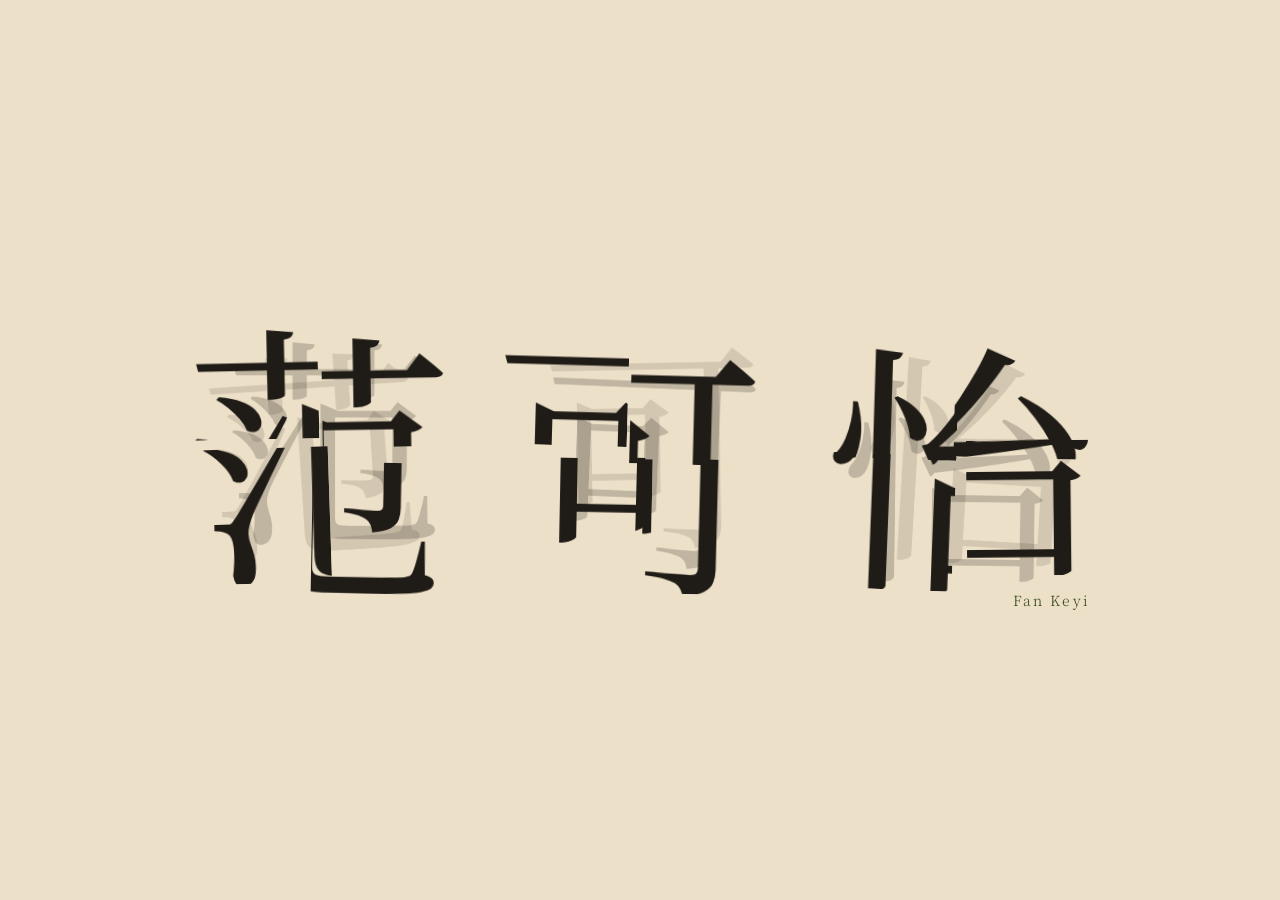
<file: index.html>
<!DOCTYPE html>
<html lang="en">
<head>
    <meta charset="UTF-8">
    <meta name="viewport" content="width=device-width, initial-scale=1.0">
    <title>Keyi</title>
    <link rel="icon" type="image/svg+xml" href="data:image/svg+xml,<svg xmlns='http://www.w3.org/2000/svg' viewBox='0 0 32 32'><rect width='32' height='32' rx='6' fill='%233D4E22'/></svg>">
    <link rel="preconnect" href="https://fonts.googleapis.com">
    <link rel="preconnect" href="https://fonts.gstatic.com" crossorigin>
    <link rel="preload" href="https://fonts.googleapis.com/css2?family=Noto+Serif+SC:wght@300;400&display=swap" as="style">
    <link rel="stylesheet" href="https://fonts.googleapis.com/css2?family=Noto+Serif+SC:wght@300;400&display=swap">
    <style>
        :root {
            --ink: #1F1B16;
            --ink-echo-1: rgba(31, 27, 22, 0.22);
            --ink-echo-2: rgba(31, 27, 22, 0.12);
        }

        *, *::before, *::after { box-sizing: border-box; margin: 0; padding: 0; }
        html, body { width: 100%; height: 100%; }

        body {
            background-color: #EDE0C8;
            display: flex;
            align-items: center;
            justify-content: center;
            overflow: hidden;
            cursor: pointer;
            font-family: 'Noto Serif SC', serif;
        }

        /* Shrink-wraps around the chars so byline can anchor to its corner */
        .chars-wrap {
            position: relative;
            display: inline-block;
        }

        .chars {
            display: flex;
            align-items: center;
            gap: clamp(14px, 3.5vw, 52px);
        }

        /* Each character group stacks all layers in the same cell */
        .char-group {
            display: grid;
            user-select: none;
            contain: layout;
        }
        .char-group > span {
            grid-area: 1 / 1;
            font-size: clamp(100px, 22vw, 270px);
            font-weight: 400;
            line-height: 1;
            display: block;
            will-change: transform;
        }

        /* Fragment colour (each quadrant shows one quarter via clip-path) */
        .char-group .frag { color: var(--ink); }

        .frag.tl { clip-path: inset(0 50% 50% 0); }
        .frag.tr { clip-path: inset(0 0   50% 50%); }
        .frag.bl { clip-path: inset(50% 50% 0 0); }
        .frag.br { clip-path: inset(50% 0   0 50%); }

        /* Echo layers — translucent charcoal ghosts behind the fragments */
        .char-group .e1 { color: var(--ink-echo-1); }
        .char-group .e2 { color: var(--ink-echo-2); }

        /* "Fan Keyi" anchored to the bottom-right corner of the chars block */
        .byline {
            position: absolute;
            right: 0;
            bottom: 0;
            transform: translateY(calc(100% + 5px));
            font-weight: 300;
            font-size: clamp(10px, 1.1vw, 14px);
            letter-spacing: 0.15em;
            color: #3D4E22;
            white-space: nowrap;
        }
    </style>
</head>
<body>
    <div class="chars-wrap">
        <div class="chars">
            <div class="char-group g0">
                <span class="e2"></span>
                <span class="e1"></span>
                <span class="frag tl"></span>
                <span class="frag tr"></span>
                <span class="frag bl"></span>
                <span class="frag br"></span>
            </div>
            <div class="char-group g1">
                <span class="e2"></span>
                <span class="e1"></span>
                <span class="frag tl"></span>
                <span class="frag tr"></span>
                <span class="frag bl"></span>
                <span class="frag br"></span>
            </div>
            <div class="char-group g2">
                <span class="e2"></span>
                <span class="e1"></span>
                <span class="frag tl"></span>
                <span class="frag tr"></span>
                <span class="frag bl"></span>
                <span class="frag br"></span>
            </div>
        </div>
        <p class="byline">Fan Keyi</p>
    </div>

    <script src="https://cdnjs.cloudflare.com/ajax/libs/gsap/3.12.5/gsap.min.js"></script>
    <script>
        const CHARS = ['范', '可', '怡'];
        document.querySelectorAll('.char-group').forEach((g, i) => {
            g.querySelectorAll('span').forEach(s => s.textContent = CHARS[i]);
        });

        // ── Layer registry ───────────────────────────────────────────────────
        // Each entry: position state + how to animate (idle + mouse)
        //   dx/dy: the quadrant's "home direction" (±1) so frags pull apart organically
        const LAYER_DEFS = [
            // Echoes — whole character, different sibling color, slow & wide
            { cls: 'e2',  strength: 2.4, lerpF: 0.055, rotMul:  2.0, ax: 22, ay: 16, ar: 4.0, fs: 1.3, dx: 0, dy: 0 },
            { cls: 'e1',  strength: 1.6, lerpF: 0.080, rotMul:  1.3, ax: 14, ay: 20, ar: 2.5, fs: 0.9, dx: 0, dy: 0 },
            // Fragments — clipped quadrants, each biased to drift toward its corner
            { cls: 'tl',  strength: 0.9, lerpF: 0.130, rotMul: -0.5, ax: 14, ay: 12, ar: 2.2, fs: 1.2, dx: -1, dy: -1 },
            { cls: 'tr',  strength: 1.0, lerpF: 0.115, rotMul:  0.6, ax: 11, ay: 14, ar: 1.9, fs: 0.85, dx:  1, dy: -1 },
            { cls: 'bl',  strength: 1.1, lerpF: 0.125, rotMul:  0.4, ax: 13, ay: 11, ar: 2.4, fs: 1.35, dx: -1, dy:  1 },
            { cls: 'br',  strength: 1.0, lerpF: 0.145, rotMul: -0.7, ax: 12, ay: 13, ar: 1.7, fs: 0.95, dx:  1, dy:  1 },
        ];

        const layers = [];
        document.querySelectorAll('.char-group').forEach((g, gi) => {
            LAYER_DEFS.forEach((def, di) => {
                const el = g.querySelector('.' + def.cls);
                const phase = gi * 1.4 + di * 2.1;
                layers.push({ el, cx: 0, cy: 0, cr: 0, phase, ...def });
            });
        });

        // ── Entrance animation ───────────────────────────────────────────────
        const fragEls = layers.filter(l => ['tl','tr','bl','br'].includes(l.cls)).map(l => l.el);
        const echoEls = layers.filter(l => ['e1','e2'].includes(l.cls)).map(l => l.el);

        gsap.set([...fragEls, ...echoEls], { autoAlpha: 0, scale: 0.82 });
        // Stagger by character: all 4 frags of each char enter together
        [0, 1, 2].forEach(gi => {
            const groupFrags = fragEls.slice(gi * 4, gi * 4 + 4);
            gsap.to(groupFrags, {
                autoAlpha: 1, scale: 1, duration: 1.1, ease: 'expo.out', delay: gi * 0.22
            });
        });
        gsap.to(echoEls, { autoAlpha: 1, duration: 0.9, ease: 'power2.out', delay: 0.8 });

        // ── Motion loop ──────────────────────────────────────────────────────
        let mode = 'idle';
        let mouseNX = 0, mouseNY = 0;
        const MAX_T = 32, MAX_R = 8;
        const BASE_FREQ = 0.0012;

        window.addEventListener('mousemove', e => {
            mode = 'mouse';
            mouseNX = (e.clientX / window.innerWidth  - 0.5) * 2;
            mouseNY = (e.clientY / window.innerHeight - 0.5) * 2;
        });

        window.addEventListener('touchmove', e => {
            mode = 'mouse';
            mouseNX = (e.touches[0].clientX / window.innerWidth  - 0.5) * 2;
            mouseNY = (e.touches[0].clientY / window.innerHeight - 0.5) * 2;
        }, { passive: true });

        window.addEventListener('touchend', () => {
            mode = 'idle';
        }, { passive: true });

        (function tick() {
            const t = Date.now();
            layers.forEach(l => {
                let tx, ty, tr;

                if (mode === 'idle') {
                    const f = BASE_FREQ * l.fs;
                    // Fragments drift toward their quadrant corner; echoes drift freely
                    tx = Math.sin(t * f       + l.phase) * l.ax * (l.dx || 1);
                    ty = Math.cos(t * f * 0.8 + l.phase) * l.ay * (l.dy || 1);
                    tr = Math.sin(t * f * 0.6 + l.phase) * l.ar;
                } else {
                    tx = mouseNX * MAX_T * l.strength;
                    ty = mouseNY * MAX_T * l.strength;
                    tr = mouseNX * MAX_R * l.rotMul;
                    // Extra corner-bias for fragments on mouse move
                    if (l.dx) {
                        tx += mouseNX * 10 * l.dx;
                        ty += mouseNY * 10 * l.dy;
                    }
                }

                l.cx += (tx - l.cx) * l.lerpF;
                l.cy += (ty - l.cy) * l.lerpF;
                l.cr += (tr - l.cr) * l.lerpF;
                gsap.set(l.el, { x: l.cx, y: l.cy, rotation: l.cr });
            });
            requestAnimationFrame(tick);
        })();

        // ── Exit on click ────────────────────────────────────────────────────
        let exiting = false;
        document.body.addEventListener('click', () => {
            if (exiting) return;
            exiting = true;
            gsap.to(document.body, {
                autoAlpha: 0, duration: 0.6, ease: 'expo.inOut',
                onComplete: () => { window.location.href = 'homepage.html'; }
            });
        });

        // ── Preload homepage images into browser cache ────────────────────────
        import('./js/artworks.js').then(({ ARTWORKS }) => {
            function encodePath(path) {
                return path.split('/').map(encodeURIComponent).join('/');
            }
            ARTWORKS.forEach(aw => {
                const img = new Image();
                img.src = encodePath(aw.img);
            });
        });
    </script>
</body>
</html>
</file>
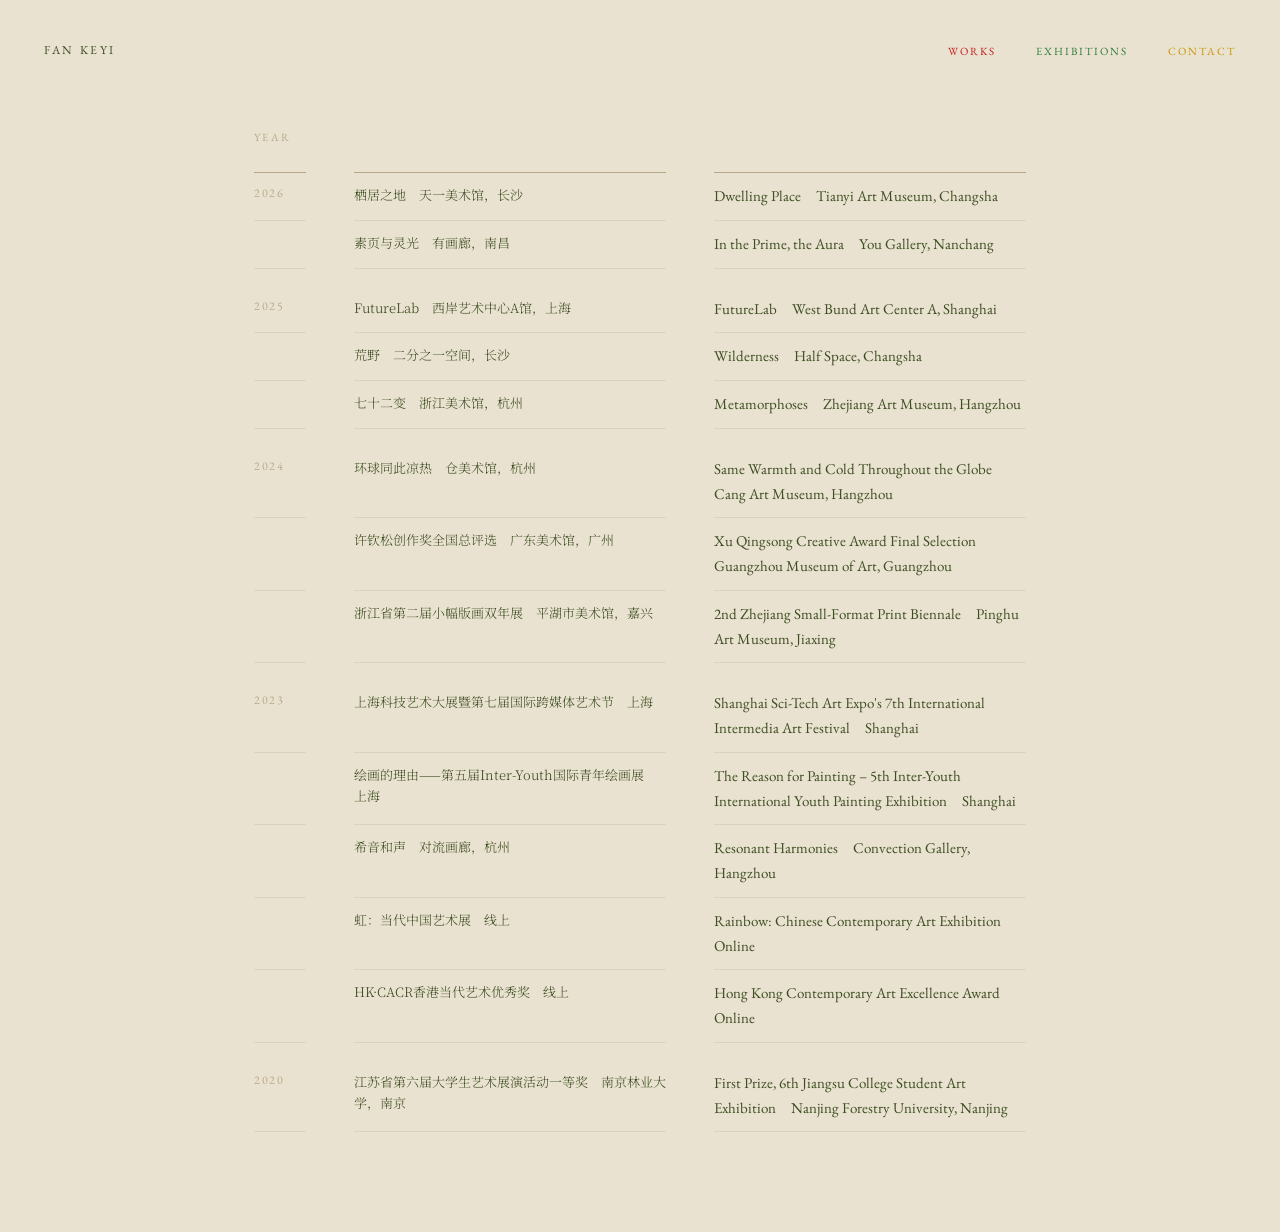
<file: exhibitions.html>
<!DOCTYPE html>
<html lang="en">
<head>
    <meta charset="UTF-8">
    <meta name="viewport" content="width=device-width, initial-scale=1.0">
    <title>Fan Keyi — Exhibitions</title>
    <link rel="icon" type="image/svg+xml" href="data:image/svg+xml,<svg xmlns='http://www.w3.org/2000/svg' viewBox='0 0 32 32'><rect width='32' height='32' rx='6' fill='%233D4E22'/></svg>">
    <link rel="preconnect" href="https://fonts.googleapis.com">
    <link rel="preconnect" href="https://fonts.gstatic.com" crossorigin>
    <link rel="preload" href="https://fonts.googleapis.com/css2?family=Noto+Serif+SC:wght@300;400&family=EB+Garamond:ital,wght@0,400;0,500;1,400&display=swap" as="style">
    <link rel="stylesheet" href="https://fonts.googleapis.com/css2?family=Noto+Serif+SC:wght@300;400&family=EB+Garamond:ital,wght@0,400;0,500;1,400&display=swap">
    <link rel="stylesheet" href="css/style.css">
</head>
<body class="exhibitions">

    <nav class="site-nav">
        <a class="nav-brand" href="homepage.html">Fan Keyi</a>
        <button class="nav-hamburger" aria-label="Open menu" aria-expanded="false">
            <span></span><span></span><span></span>
        </button>
        <ul class="nav-links">
            <li><a href="works.html">Works</a></li>
            <li><a href="exhibitions.html">Exhibitions</a></li>
            <li><a href="contact.html">Contact</a></li>
        </ul>
    </nav>

    <h1 class="visually-hidden">Exhibitions</h1>

    <main>
        <div class="exh-container">
            <div class="exh-table">

                <div class="exh-header">
                    <span class="exh-year-cell">Year</span>
                    <span></span>
                    <span></span>
                </div>

                <!-- 2026 -->
                <div class="exh-row">
                    <span class="exh-year-cell">2026</span>
                    <span class="exh-cn">栖居之地　天一美术馆，长沙</span>
                    <span class="exh-en">Dwelling Place　Tianyi Art Museum, Changsha</span>
                </div>
                <div class="exh-row">
                    <span class="exh-year-cell"></span>
                    <span class="exh-cn">素页与灵光　有画廊，南昌</span>
                    <span class="exh-en">In the Prime, the Aura　You Gallery, Nanchang</span>
                </div>

                <!-- 2025 -->
                <div class="exh-row exh-group-start">
                    <span class="exh-year-cell">2025</span>
                    <span class="exh-cn">FutureLab　西岸艺术中心A馆，上海</span>
                    <span class="exh-en">FutureLab　West Bund Art Center A, Shanghai</span>
                </div>
                <div class="exh-row">
                    <span class="exh-year-cell"></span>
                    <span class="exh-cn">荒野　二分之一空间，长沙</span>
                    <span class="exh-en">Wilderness　Half Space, Changsha</span>
                </div>
                <div class="exh-row">
                    <span class="exh-year-cell"></span>
                    <span class="exh-cn">七十二变　浙江美术馆，杭州</span>
                    <span class="exh-en">Metamorphoses　Zhejiang Art Museum, Hangzhou</span>
                </div>

                <!-- 2024 -->
                <div class="exh-row exh-group-start">
                    <span class="exh-year-cell">2024</span>
                    <span class="exh-cn">环球同此凉热　仓美术馆，杭州</span>
                    <span class="exh-en">Same Warmth and Cold Throughout the Globe　Cang Art Museum, Hangzhou</span>
                </div>
                <div class="exh-row">
                    <span class="exh-year-cell"></span>
                    <span class="exh-cn">许钦松创作奖全国总评选　广东美术馆，广州</span>
                    <span class="exh-en">Xu Qingsong Creative Award Final Selection　Guangzhou Museum of Art, Guangzhou</span>
                </div>
                <div class="exh-row">
                    <span class="exh-year-cell"></span>
                    <span class="exh-cn">浙江省第二届小幅版画双年展　平湖市美术馆，嘉兴</span>
                    <span class="exh-en">2nd Zhejiang Small-Format Print Biennale　Pinghu Art Museum, Jiaxing</span>
                </div>

                <!-- 2023 -->
                <div class="exh-row exh-group-start">
                    <span class="exh-year-cell">2023</span>
                    <span class="exh-cn">上海科技艺术大展暨第七届国际跨媒体艺术节　上海</span>
                    <span class="exh-en">Shanghai Sci-Tech Art Expo's 7th International Intermedia Art Festival　Shanghai</span>
                </div>
                <div class="exh-row">
                    <span class="exh-year-cell"></span>
                    <span class="exh-cn">绘画的理由——第五届Inter-Youth国际青年绘画展　上海</span>
                    <span class="exh-en">The Reason for Painting – 5th Inter-Youth International Youth Painting Exhibition　Shanghai</span>
                </div>
                <div class="exh-row">
                    <span class="exh-year-cell"></span>
                    <span class="exh-cn">希音和声　对流画廊，杭州</span>
                    <span class="exh-en">Resonant Harmonies　Convection Gallery, Hangzhou</span>
                </div>
                <div class="exh-row">
                    <span class="exh-year-cell"></span>
                    <span class="exh-cn">虹：当代中国艺术展　线上</span>
                    <span class="exh-en">Rainbow: Chinese Contemporary Art Exhibition　Online</span>
                </div>
                <div class="exh-row">
                    <span class="exh-year-cell"></span>
                    <span class="exh-cn">HK·CACR香港当代艺术优秀奖　线上</span>
                    <span class="exh-en">Hong Kong Contemporary Art Excellence Award　Online</span>
                </div>

                <!-- 2020 -->
                <div class="exh-row exh-group-start">
                    <span class="exh-year-cell">2020</span>
                    <span class="exh-cn">江苏省第六届大学生艺术展演活动一等奖　南京林业大学，南京</span>
                    <span class="exh-en">First Prize, 6th Jiangsu College Student Art Exhibition　Nanjing Forestry University, Nanjing</span>
                </div>

            </div>
        </div>
    </main>

    <footer></footer>
    <script src="js/main.js"></script>
</body>
</html>
</file>
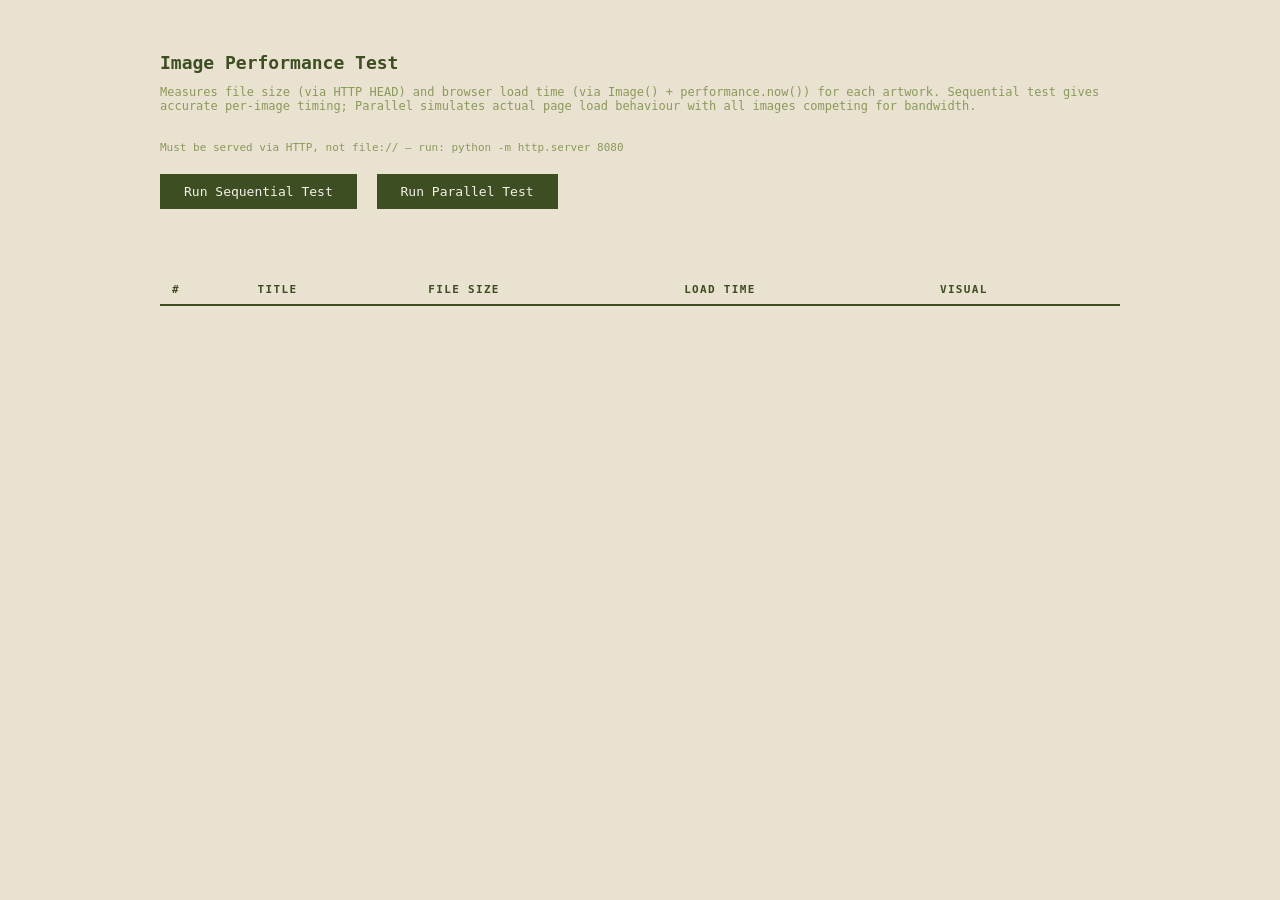
<file: perf-test.html>
﻿<!DOCTYPE html>
<html lang="en">
<head>
    <meta charset="UTF-8">
    <meta name="viewport" content="width=device-width, initial-scale=1.0">
    <title>Image Performance Test — Fan Keyi</title>
    <style>
        body {
            font-family: monospace;
            background: #EAE2D0;
            color: #3D4E22;
            padding: 40px;
            max-width: 960px;
            margin: 0 auto;
        }
        h1 { font-size: 18px; margin-bottom: 8px; }
        p.sub { font-size: 12px; color: #8A9A5A; margin-bottom: 28px; }
        button {
            background: #3D4E22;
            color: #F5F0E8;
            border: none;
            padding: 10px 24px;
            font-family: monospace;
            font-size: 13px;
            cursor: pointer;
            margin-right: 12px;
            margin-bottom: 24px;
        }
        button:disabled { opacity: 0.4; cursor: default; }
        table { width: 100%; border-collapse: collapse; font-size: 12px; }
        th {
            text-align: left;
            padding: 8px 12px;
            border-bottom: 2px solid #3D4E22;
            font-size: 11px;
            letter-spacing: 0.12em;
            text-transform: uppercase;
        }
        td {
            padding: 7px 12px;
            border-bottom: 1px solid #B8A88A;
            vertical-align: top;
            word-break: break-all;
        }
        tr.slowest td { background: rgba(196, 30, 30, 0.08); }
        tr.slow td    { background: rgba(200, 150, 10, 0.08); }
        .bar {
            display: inline-block;
            height: 8px;
            background: #3D4E22;
            vertical-align: middle;
            margin-left: 6px;
        }
        #summary {
            margin-top: 28px;
            padding: 16px;
            background: rgba(61, 78, 34, 0.08);
            font-size: 13px;
            line-height: 1.7;
        }
        #progress { font-size: 12px; color: #8A9A5A; margin: 12px 0; min-height: 18px; }
        .note { font-size: 11px; color: #8A9A5A; margin-bottom: 20px; }
    </style>
</head>
<body>
    <h1>Image Performance Test</h1>
    <p class="sub">
        Measures file size (via HTTP HEAD) and browser load time (via Image() + performance.now())
        for each artwork. Sequential test gives accurate per-image timing; Parallel simulates
        actual page load behaviour with all images competing for bandwidth.
    </p>
    <p class="note">Must be served via HTTP, not file:// — run: <code>python -m http.server 8080</code></p>

    <button id="btnSeq">Run Sequential Test</button>
    <button id="btnPar">Run Parallel Test</button>

    <div id="progress"></div>

    <table id="results">
        <thead>
            <tr>
                <th>#</th>
                <th>Title</th>
                <th>File size</th>
                <th>Load time</th>
                <th>Visual</th>
            </tr>
        </thead>
        <tbody id="tbody"></tbody>
    </table>

    <div id="summary" style="display:none"></div>

    <script>
    const ARTWORKS = [
        { title: 'All Things on Earth',          img: 'assets/images/\u300aAll things on earth1\u300b \u70ad\u7b14\u3001\u77ff\u7269\u989c\u6599 114\xd778cm 2022.webp' },
        { title: 'Life',                          img: 'assets/images/\u300alife\u300b\u9676\u74f7\u88c5\u7f6e 40\xd723\xd741cm 2024.webp' },
        { title: 'Spider Web',                    img: 'assets/images/\u300aSpider web\u300b\u5e03\u9762\u4e19\u70ef 40\xd740cm 2024.webp' },
        { title: 'Victory of Death',              img: 'assets/images/\u300aVictory of Death\u300b\u5e03\u9762\u4e19\u70ef 60\xd750cm 2023.webp' },
        { title: 'Virgin of the Rocks',           img: 'assets/images/\u300aVirgin of the Rocks\u300b \u5e03\u9762\u4e19\u70ef 30\xd720cm 2023.webp' },
        { title: 'Courtyard 1',                   img: 'assets/images/\u300a\u5ead\u9662\u7cfb\u51701\u300b\u7eb8\u672c\u6c34\u5f69 131\xd7110.5cm 2024.webp' },
        { title: 'Courtyard 2',                   img: 'assets/images/\u300a\u5ead\u9662\u7cfb\u51702\u300b\u4e19\u70ef\u4e9a\u9ea6\u5e03 100\xd780cm 2024.webp' },
        { title: 'Courtyard 3',                   img: 'assets/images/\u300a\u5ead\u9662\u7cfb\u51703\u300b \u4e19\u70ef\u4e9a\u9ea6\u5e03 120\xd7120cm 2025.webp' },
        { title: 'Courtyard 4',                   img: 'assets/images/\u5ead\u9662\u7cfb\u5217 4 2025 110.5 x 79.5.webp' },
        { title: 'Water Coconut',                 img: 'assets/images/\u300a\u6c34\u6930\u300b \u5e03\u9762\u4e19\u70ef 40\xd730cm 2024.webp' },
        { title: 'Wanderer',                      img: 'assets/images/\u300a\u6e38\u8361\u8005\u300b\u7eb8\u672c\u6c34\u5f69 53\xd736.8cm 2024.webp' },
        { title: 'A Corner of the County Seat',   img: 'assets/images/\u53bf\u57ce\u4e00\u89d2 60\xd730cm 2025.webp' },
        { title: 'Taihu Rocks',                   img: 'assets/images/\u592a\u6e56\u77f3 \u7eb8\u672c\u6c34\u5f69 76.6\xd757.3cm 2023.webp' },
        { title: 'The Lonely Boat',               img: 'assets/images/\u5b64\u821f \u4e19\u70ef\u4e9a\u9ea6\u5e03 80\xd760cm 2025.webp' },
        { title: 'The Abandoned House',           img: 'assets/images/\u5e9f\u5f03\u7684\u623f\u5b50 \u4e19\u70ef\u4e9a\u9ea6\u5e03 80\xd760cm 2024.webp' },
        { title: 'Dead Trees',                    img: 'assets/images/\u67af\u6811 \u4e19\u70ef\u4e9a\u9ea6\u5e03 120\xd780cm 2025.webp' },
        { title: '瓷板画 1',                       img: 'assets/images/\u74f7\u677f\u75481.webp' },
        { title: '瓷板画 2',                       img: 'assets/images/\u74f7\u677f\u75482.webp' },
        { title: '瓷板画 3',                       img: 'assets/images/瓷板畈3.webp' },
    ];

    const btnSeq   = document.getElementById('btnSeq');
    const btnPar   = document.getElementById('btnPar');
    const tbody    = document.getElementById('tbody');
    const progress = document.getElementById('progress');
    const summary  = document.getElementById('summary');

    function fmtBytes(b) {
        if (b == null) return '—';
        if (b >= 1048576) return (b / 1048576).toFixed(1) + ' MB';
        return (b / 1024).toFixed(0) + ' KB';
    }
    function fmtMs(ms) {
        return ms == null ? '—' : ms.toFixed(0) + ' ms';
    }

    async function fetchSize(url) {
        try {
            const r = await fetch(url, { method: 'HEAD' });
            const cl = r.headers.get('Content-Length');
            return cl ? parseInt(cl, 10) : null;
        } catch { return null; }
    }

    function timeLoad(url) {
        return new Promise(resolve => {
            const t0  = performance.now();
            const img = new Image();
            img.onload  = () => resolve(performance.now() - t0);
            img.onerror = () => resolve(null);
            img.src = url + '?t=' + Date.now();
        });
    }

    function renderRow(i, art, size, ms, maxMs) {
        const row  = document.createElement('tr');
        const barW = maxMs > 0 && ms != null ? Math.round((ms / maxMs) * 160) : 0;
        if (ms != null && ms === maxMs) row.className = 'slowest';
        else if (ms != null && ms > maxMs * 0.5) row.className = 'slow';

        const fname = art.img.split('/').pop();
        row.innerHTML = `
            <td>${i + 1}</td>
            <td>${art.title}<br><span style="font-size:10px;color:#8A9A5A">${fname.length > 44 ? fname.slice(0, 44) + '…' : fname}</span></td>
            <td>${fmtBytes(size)}</td>
            <td>${fmtMs(ms)}</td>
            <td><span class="bar" style="width:${barW}px"></span></td>
        `;
        return row;
    }

    function disableButtons() { btnSeq.disabled = true; btnPar.disabled = true; }
    function enableButtons()  { btnSeq.disabled = false; btnPar.disabled = false; }

    async function runSequential() {
        disableButtons();
        tbody.innerHTML = '';
        summary.style.display = 'none';
        progress.textContent = 'Fetching file sizes…';

        // Placeholder rows
        const rows = ARTWORKS.map((art, i) => {
            const row = document.createElement('tr');
            row.innerHTML = `<td>${i + 1}</td><td>${art.title}</td><td>…</td><td>…</td><td></td>`;
            tbody.appendChild(row);
            return row;
        });

        const sizes = await Promise.all(ARTWORKS.map(a => fetchSize(a.img)));
        const results = [];

        for (let i = 0; i < ARTWORKS.length; i++) {
            progress.textContent = `Loading ${i + 1} / ${ARTWORKS.length}: ${ARTWORKS[i].title}`;
            const ms = await timeLoad(ARTWORKS[i].img);
            results.push({ art: ARTWORKS[i], size: sizes[i], ms });
        }

        const maxMs = Math.max(...results.map(r => r.ms ?? 0));
        results.forEach((r, i) => tbody.replaceChild(renderRow(i, r.art, r.size, r.ms, maxMs), rows[i]));

        showSummary(results, 'sequential', maxMs);
        progress.textContent = 'Done.';
        enableButtons();
    }

    async function runParallel() {
        disableButtons();
        tbody.innerHTML = '';
        summary.style.display = 'none';
        progress.textContent = 'Loading all 21 images in parallel…';

        const [sizes, times] = await Promise.all([
            Promise.all(ARTWORKS.map(a => fetchSize(a.img))),
            Promise.all(ARTWORKS.map(a => timeLoad(a.img))),
        ]);

        const maxMs = Math.max(...times.map(ms => ms ?? 0));
        ARTWORKS.forEach((art, i) => tbody.appendChild(renderRow(i, art, sizes[i], times[i], maxMs)));

        const results = ARTWORKS.map((art, i) => ({ art, size: sizes[i], ms: times[i] }));
        showSummary(results, 'parallel', maxMs);
        progress.textContent = 'Done.';
        enableButtons();
    }

    function showSummary(results, mode, maxMs) {
        const valid      = results.filter(r => r.ms != null);
        const totalMs    = valid.reduce((a, r) => a + r.ms, 0);
        const totalBytes = results.reduce((a, r) => a + (r.size || 0), 0);
        const top3       = [...valid].sort((a, b) => b.ms - a.ms).slice(0, 3)
            .map(r => `${r.art.title} — ${fmtMs(r.ms)} (${fmtBytes(r.size)})`).join('<br>');

        summary.innerHTML = `
            <strong>Mode:</strong> ${mode}<br>
            <strong>Total declared size:</strong> ${fmtBytes(totalBytes)}<br>
            <strong>Cumulative load time:</strong> ${fmtMs(totalMs)}<br>
            <strong>Slowest single image:</strong> ${fmtMs(maxMs)}<br>
            <strong>Top 3 slowest:</strong><br>${top3}
        `;
        summary.style.display = 'block';
    }

    btnSeq.addEventListener('click', runSequential);
    btnPar.addEventListener('click', runParallel);
    </script>
</body>
</html>
</file>
<file: css/style.css>
/* ── Reset ──────────────────────────────────────────────────────── */
*, *::before, *::after { box-sizing: border-box; margin: 0; padding: 0; }
html { font-size: 16px; }
body { -webkit-font-smoothing: antialiased; text-rendering: optimizeLegibility; }
a { text-decoration: none; color: inherit; }

/* ── Tokens ─────────────────────────────────────────────────────── */
:root {
    --bg:          #EAE2D0;
    --ink:         #3D4E22;
    --ink-mid:     #5C6E3A;
    --ink-muted:   #8A9A5A;
    --ink-faint:   #B8A88A;
    --cream:       #F5F0E8;
    --card-shadow: rgba(30, 42, 12, 0.45);
}

/* ── Nav ─────────────────────────────────────────────────────────── */
.site-nav {
    position: fixed;
    top: 0; left: 0; right: 0;
    z-index: 100;
    padding: 28px 44px;
    display: flex;
    justify-content: space-between;
    align-items: center;
}

.nav-brand {
    font-family: 'EB Garamond', Georgia, serif;
    font-size: 12px;
    letter-spacing: 0.22em;
    text-transform: uppercase;
    color: var(--ink);
    display: inline-flex;
    align-items: center;
    min-height: 44px;
}

.nav-links {
    list-style: none;
    display: flex;
    gap: 40px;
}

.nav-links a {
    font-family: 'EB Garamond', Georgia, serif;
    font-size: 11px;
    letter-spacing: 0.18em;
    text-transform: uppercase;
    transition: color 0.25s;
}

.nav-links li:nth-child(1) a { color: #C41E1E; }
.nav-links li:nth-child(2) a { color: #2E7D3A; }
.nav-links li:nth-child(3) a { color: #C8960A; }

.nav-links a:hover { color: var(--ink); }

/* ── Loading screen ──────────────────────────────────────────────── */
#loading-screen {
    position: fixed;
    inset: 0;
    z-index: 500;
    background: var(--bg);
    display: flex;
    align-items: center;
    justify-content: center;
    pointer-events: none;
    transition: opacity 0.8s ease;
}

body.is-loaded #loading-screen {
    opacity: 0;
}

#loading-pct {
    font-family: 'EB Garamond', Georgia, serif;
    font-size: 13px;
    letter-spacing: 0.22em;
    color: var(--ink-faint);
}

/* ── Home ────────────────────────────────────────────────────────── */
body.home {
    background: var(--bg);
    min-height: 100vh;
    overflow-y: auto;
}

/* ── Three.js canvas ─────────────────────────────────────────────── */
#scene {
    position: fixed;
    top: 0; left: 0;
    width: 100vw; height: 100vh;
    display: block;
    z-index: 0;
    opacity: 1;
    touch-action: none;
}

/* Detail overlay open — canvas must not catch pointer/touch events */
body.is-detail-open #scene {
    pointer-events: none;
}

/* ── Artwork title tooltip ───────────────────────────────────────── */
#art-title {
    position: fixed;
    pointer-events: none;
    z-index: 50;
    font-family: 'EB Garamond', Georgia, serif;
    font-size: 11px;
    letter-spacing: 0.18em;
    text-transform: uppercase;
    color: var(--ink);
    opacity: 0;
    transition: opacity 0.2s ease;
    white-space: nowrap;
}

/* ── Scroll hint ─────────────────────────────────────────────────── */
.scroll-hint {
    position: fixed;
    bottom: 28px;
    left: 44px;
    z-index: 10;
    font-family: 'EB Garamond', Georgia, serif;
    font-size: 10px;
    letter-spacing: 0.28em;
    text-transform: uppercase;
    color: var(--ink-faint);
    transition: opacity 0.5s ease;
}

/* ── Detail overlay ──────────────────────────────────────────────── */
#detail-overlay {
    position: fixed;
    inset: 0;
    z-index: 200;
    display: flex;
    align-items: stretch;
    background: var(--bg);
    opacity: 0;
    pointer-events: none;
    transition: opacity 0s;
}

#detail-overlay.visible {
    opacity: 1;
    pointer-events: all;
}

#detail-image-wrap {
    width: 50%;
    display: flex;
    align-items: center;
    justify-content: center;
    padding: 80px 48px;
    opacity: 0;
    transition: opacity 0.8s ease 1s;
}

#detail-overlay.detail-ready #detail-image-wrap {
    opacity: 1;
}

#detail-img {
    max-width: 100%;
    max-height: 80vh;
    object-fit: contain;
    display: block;
    aspect-ratio: 4/3;
}

#detail-text {
    width: 50%;
    display: flex;
    flex-direction: column;
    justify-content: flex-start;
    padding: 72px 60px 72px 52px;
    overflow-y: auto;
    border-left: 1px solid var(--ink-faint);
    opacity: 0;
    transition: opacity 0.8s ease 1s;
}

#detail-overlay.detail-ready #detail-text {
    opacity: 1;
}

#detail-title {
    font-family: 'EB Garamond', Georgia, serif;
    font-size: 28px;
    font-weight: 400;
    color: var(--ink);
    margin-bottom: 12px;
    letter-spacing: 0.04em;
}

#detail-meta {
    font-family: 'EB Garamond', Georgia, serif;
    font-size: 13px;
    letter-spacing: 0.14em;
    text-transform: uppercase;
    color: var(--ink-muted);
    margin-bottom: 32px;
}

#detail-description {
    font-family: 'EB Garamond', Georgia, serif;
    font-size: 16px;
    line-height: 1.8;
    color: var(--ink);
}

/* ── Detail overlay: bilingual layout ───────────────────────────── */
#detail-section-en {
    padding-bottom: 40px;
    border-bottom: 1px solid var(--ink-faint);
    margin-bottom: 40px;
}

#detail-title-en {
    font-family: 'EB Garamond', Georgia, serif;
    font-size: 28px;
    font-weight: 400;
    color: var(--ink);
    letter-spacing: 0.02em;
    margin-bottom: 8px;
    line-height: 1.2;
}

#detail-meta-en {
    font-family: 'EB Garamond', Georgia, serif;
    font-size: 11px;
    letter-spacing: 0.16em;
    text-transform: uppercase;
    color: var(--ink-muted);
    margin-bottom: 28px;
}

.detail-desc-en {
    font-family: 'EB Garamond', Georgia, serif;
    font-size: 16px;
    line-height: 1.8;
    color: var(--ink);
    margin: 0;
}
.detail-desc-en + .detail-desc-en { margin-top: 0.9em; }

#detail-title-zh {
    font-family: 'Noto Serif SC', serif;
    font-size: 19px;
    font-weight: 300;
    color: var(--ink);
    letter-spacing: 0.08em;
    margin-bottom: 8px;
    line-height: 1.4;
}

#detail-meta-zh {
    font-family: 'Noto Serif SC', serif;
    font-size: 11px;
    letter-spacing: 0.1em;
    color: var(--ink-muted);
    margin-bottom: 28px;
}

.detail-desc-zh {
    font-family: 'Noto Serif SC', serif;
    font-size: 14px;
    line-height: 1.9;
    color: var(--ink);
    font-weight: 300;
    margin: 0;
}
.detail-desc-zh + .detail-desc-zh { margin-top: 0.9em; }

/* Back + Prev/Next buttons */
#detail-close {
    position: absolute;
    top: 28px;
    left: 44px;
    z-index: 210;
    font-family: 'EB Garamond', Georgia, serif;
    font-size: 11px;
    letter-spacing: 0.18em;
    text-transform: uppercase;
    color: var(--ink);
    background: none;
    border: none;
    cursor: pointer;
    padding: 15px 16px;
    margin: -15px -16px;
    opacity: 0;
    pointer-events: none;
    transition: opacity 0.4s ease 0.5s, color 0.2s;
}

#detail-close:hover { color: var(--ink-mid); }

#detail-overlay.visible #detail-close {
    opacity: 1;
    pointer-events: all;
}

#detail-prev,
#detail-next {
    position: absolute;
    top: 50%;
    transform: translateY(-50%);
    z-index: 210;
    font-family: 'EB Garamond', Georgia, serif;
    font-size: 22px;
    background: none;
    border: none;
    color: var(--ink-faint);
    cursor: pointer;
    padding: 12px;
    opacity: 0;
    pointer-events: none;
    transition: opacity 0.4s ease 0.5s, color 0.2s;
}

#detail-prev { left: 20px; }
#detail-next { right: 20px; }
#detail-prev:hover,
#detail-next:hover { color: var(--ink); }

#detail-overlay.visible #detail-prev,
#detail-overlay.visible #detail-next {
    opacity: 1;
    pointer-events: all;
}

/* ── Lightbox ────────────────────────────────────────────────── */
#detail-img {
    cursor: zoom-in;
}

#lightbox {
    position: fixed;
    inset: 0;
    z-index: 300;
    display: flex;
    align-items: center;
    justify-content: center;
    background: rgba(20, 28, 10, 0.55);
    backdrop-filter: blur(14px);
    -webkit-backdrop-filter: blur(14px);
    opacity: 0;
    pointer-events: none;
    transition: opacity 0.35s ease;
}

#lightbox.visible {
    opacity: 1;
    pointer-events: all;
}

#lightbox-img {
    max-width: 90vw;
    max-height: 90vh;
    object-fit: contain;
    display: block;
    aspect-ratio: 4/3;
    transform: scale(0.92);
    transition: transform 0.35s ease, opacity 0.35s ease;
    opacity: 0;
    cursor: default;
}

#lightbox.visible #lightbox-img {
    transform: scale(1);
    opacity: 1;
}

/* ── Exhibitions ─────────────────────────────────────────────── */
body.exhibitions {
    background: var(--bg);
    min-height: 100vh;
}

.exh-container {
    max-width: 860px;
    margin: 0 auto;
    padding: 130px 44px 100px;
}

.exh-table {
    display: grid;
    grid-template-columns: 52px 1fr 1fr;
    column-gap: 48px;
}

.exh-header {
    display: contents;
}

.exh-header > span:first-child {
    font-family: 'EB Garamond', Georgia, serif;
    font-size: 11px;
    letter-spacing: 0.22em;
    text-transform: uppercase;
    color: var(--ink-faint);
    padding-bottom: 28px;
    border-bottom: 1px solid var(--ink-faint);
    grid-column: 1;
}

.exh-header > span:not(:first-child) {
    border-bottom: 1px solid var(--ink-faint);
    padding-bottom: 28px;
}

.exh-row {
    display: contents;
}

.exh-row > * {
    padding: 11px 0;
    border-bottom: 1px solid rgba(61, 78, 34, 0.10);
    line-height: 1.65;
}

.exh-group-start > * {
    padding-top: 28px;
}

.exh-year-cell {
    font-family: 'EB Garamond', Georgia, serif;
    font-size: 12px;
    letter-spacing: 0.14em;
    color: var(--ink-faint);
    white-space: nowrap;
}

.exh-cn {
    font-family: 'Noto Serif SC', serif;
    font-size: 13px;
    font-weight: 300;
    color: var(--ink);
}

.exh-en {
    font-family: 'EB Garamond', Georgia, serif;
    font-size: 15px;
    color: var(--ink);
}

@media (max-width: 680px) {
    .exh-table {
        display: block;
    }

    .exh-header {
        display: none;
    }

    .exh-row {
        display: grid;
        grid-template-columns: 44px 1fr;
        column-gap: 24px;
        border-bottom: 1px solid rgba(61, 78, 34, 0.10);
    }

    .exh-group-start {
        padding-top: 17px;
    }

    .exh-row > * {
        border-bottom: none;
        padding: 0;
    }

    .exh-year-cell {
        grid-column: 1;
        grid-row: 1 / 3;
        padding: 11px 0;
    }

    .exh-cn {
        grid-column: 2;
        grid-row: 1;
        padding-top: 11px;
        padding-bottom: 4px;
    }

    .exh-en {
        grid-column: 2;
        grid-row: 2;
        padding-bottom: 11px;
    }

    .exh-container {
        padding: 110px 24px 80px;
    }
}

/* ── Contact ─────────────────────────────────────────────────────── */
body.contact {
    background: var(--bg);
    min-height: 100vh;
}

.contact-container {
    max-width: 640px;
    margin: 0 auto;
    padding: 130px 44px 100px;
}

.contact-intro {
    margin-bottom: 52px;
}

.contact-intro-en {
    font-family: 'EB Garamond', Georgia, serif;
    font-size: 17px;
    line-height: 1.85;
    color: var(--ink);
    margin-bottom: 14px;
}

.contact-intro-en + .contact-intro-en {
    margin-bottom: 14px;
}

.contact-intro-zh {
    font-family: 'Noto Serif SC', serif;
    font-size: 13px;
    font-weight: 300;
    line-height: 2;
    color: var(--ink-muted);
}

/* Social links */
.contact-socials {
    display: flex;
    gap: 20px;
    align-items: center;
    margin-bottom: 64px;
}

.social-link {
    display: flex;
    align-items: center;
    justify-content: center;
    width: 36px;
    height: 36px;
    opacity: 0.75;
    transition: opacity 0.2s, transform 0.2s;
}

.social-link:hover {
    opacity: 1;
    transform: translateY(-2px);
}

.social-link svg {
    width: 36px;
    height: 36px;
    fill: var(--ink);
}

.social-link--xhs svg {
    fill: none;
    border-radius: 8px;
    overflow: hidden;
}

/* Formspree success / error */
.fs-success {
    display: none;
    padding: 20px 0;
    border-top: 1px solid var(--ink-faint);
    border-bottom: 1px solid var(--ink-faint);
    margin-bottom: 0;
}

.fs-success-en {
    display: block;
    font-family: 'EB Garamond', Georgia, serif;
    font-size: 15px;
    letter-spacing: 0.04em;
    color: var(--ink-mid);
    margin-bottom: 6px;
}

.fs-success-zh {
    display: block;
    font-family: 'Noto Serif SC', serif;
    font-size: 12px;
    font-weight: 300;
    color: var(--ink-muted);
}

.fs-error {
    display: none;
    font-family: 'EB Garamond', Georgia, serif;
    font-size: 13px;
    color: #C41E1E;
    margin-bottom: -12px;
}

/* Form */
.contact-form {
    display: flex;
    flex-direction: column;
    gap: 36px;
}

.form-field {
    display: flex;
    flex-direction: column;
    gap: 8px;
}

.form-field label {
    font-family: 'EB Garamond', Georgia, serif;
    font-size: 10px;
    letter-spacing: 0.22em;
    text-transform: uppercase;
    color: var(--ink-faint);
}

.form-field input,
.form-field textarea {
    background: transparent;
    border: none;
    border-bottom: 1px solid var(--ink-faint);
    padding: 10px 0;
    font-family: 'EB Garamond', Georgia, serif;
    font-size: 16px;
    color: var(--ink);
    outline: none;
    resize: none;
    width: 100%;
    transition: border-color 0.2s;
}

.form-field input::placeholder,
.form-field textarea::placeholder {
    color: var(--ink-faint);
}

.form-field input:focus,
.form-field textarea:focus {
    border-bottom-color: var(--ink);
}

.field-error {
    font-family: 'EB Garamond', Georgia, serif;
    font-size: 12px;
    letter-spacing: 0.04em;
    color: #C41E1E;
}

.form-submit {
    align-self: flex-start;
    background: none;
    border: none;
    cursor: pointer;
    font-family: 'EB Garamond', Georgia, serif;
    font-size: 11px;
    letter-spacing: 0.22em;
    text-transform: uppercase;
    color: var(--ink);
    padding: 0;
    transition: color 0.2s;
}

.form-submit:hover {
    color: var(--ink-mid);
}

.form-submit:disabled {
    color: var(--ink-faint);
    cursor: default;
}

@media (max-width: 680px) {
    .contact-container {
        padding: 110px 24px 80px;
    }
}

/* ── Hamburger button ────────────────────────────────────────────── */
.nav-hamburger {
    display: none;
    flex-direction: column;
    justify-content: center;
    gap: 5px;
    background: none;
    border: none;
    cursor: pointer;
    padding: 16px 11px;
    margin: -16px -11px;
    min-width: 44px;
    min-height: 44px;
    position: relative;
    z-index: 101;
}

.nav-hamburger span {
    display: block;
    width: 22px;
    height: 1px;
    background: var(--ink);
    transition: transform 0.35s ease, opacity 0.35s ease;
    transform-origin: center;
}

body.nav-open .nav-hamburger span:nth-child(1) {
    transform: translateY(6px) rotate(45deg);
}
body.nav-open .nav-hamburger span:nth-child(2) {
    opacity: 0;
    transform: scaleX(0);
}
body.nav-open .nav-hamburger span:nth-child(3) {
    transform: translateY(-6px) rotate(-45deg);
}

/* ── Works page ──────────────────────────────────────────────────── */
body.works-page {
    background: var(--bg);
    min-height: 100vh;
}

.works-grid {
    display: grid;
    grid-template-columns: repeat(3, 1fr);
    gap: 2px;
    padding-top: 80px;
}

.works-item {
    display: block;
    position: relative;
    overflow: hidden;
    background: var(--cream);
    aspect-ratio: 1;
    contain: layout paint;
}

.works-item img {
    width: 100%;
    height: 100%;
    object-fit: cover;
    display: block;
    transition: transform 0.5s ease, opacity 0.3s ease;
}

.works-item:hover img {
    transform: scale(1.03);
    opacity: 0.85;
}

.works-item-caption {
    position: absolute;
    bottom: 0; left: 0; right: 0;
    padding: 16px 20px 14px;
    background: linear-gradient(transparent, rgba(30, 42, 12, 0.55));
    opacity: 0;
    transform: translateY(4px);
    transition: opacity 0.3s ease, transform 0.3s ease;
}

.works-item:hover .works-item-caption {
    opacity: 1;
    transform: translateY(0);
}

.works-item-title {
    font-family: 'EB Garamond', Georgia, serif;
    font-size: 13px;
    letter-spacing: 0.12em;
    color: #f5f0e8;
    display: block;
}

.works-item-year {
    font-family: 'EB Garamond', Georgia, serif;
    font-size: 11px;
    letter-spacing: 0.16em;
    color: rgba(245, 240, 232, 0.7);
    display: block;
    margin-top: 2px;
}

/* ── Detail overlay: mobile ──────────────────────────────────────── */
@media (max-width: 800px) {
    #detail-overlay { flex-direction: column; overflow-y: auto; }
    #detail-image-wrap { width: 100%; padding: 80px 32px 32px; }
    #detail-img { max-height: 55vw; }
    #detail-text { width: 100%; padding: 32px 32px 64px; }

    #detail-prev,
    #detail-next { padding: 20px; }

    /* Legibility fixes: bump sub-16px text; close button touch target ≥ 44px */
    #detail-close { font-size: 13px; padding: 16px; margin: -16px; }
    #detail-meta-en { font-size: 13px; }
    #detail-meta-zh { font-size: 13px; }
    .detail-desc-zh { font-size: 16px; }
}

/* ── Works grid: tablet ──────────────────────────────────────────── */
@media (max-width: 900px) {
    .works-grid { grid-template-columns: repeat(2, 1fr); }
}

/* ── Mobile nav overlay ──────────────────────────────────────────── */
@media (max-width: 680px) {
    /* Artwork title tooltip is cursor-driven — hide it on touch devices */
    #art-title { display: none; }

    .site-nav { padding: 20px 28px; }

    .nav-hamburger { display: flex; }

    .nav-links {
        position: fixed;
        inset: 0;
        z-index: 99;
        background: var(--bg);
        flex-direction: column;
        align-items: center;
        justify-content: center;
        gap: 48px;
        opacity: 0;
        pointer-events: none;
        transition: opacity 0.4s ease;
    }

    body.nav-open .nav-links {
        opacity: 1;
        pointer-events: all;
    }

    .nav-brand { font-size: 14px; }
    .nav-links a { font-size: 16px; padding: 14px 20px; }

    .works-item-caption {
        opacity: 1;
        transform: translateY(0);
    }

    /* Gallery caption legibility */
    .works-item-title { font-size: 16px; }
    .works-item-year  { font-size: 14px; }
}

/* ── Works grid: single column ───────────────────────────────────── */
@media (max-width: 500px) {
    .works-grid { grid-template-columns: 1fr; }
}

/* ── Small phone: 480px ──────────────────────────────────────────── */
@media (max-width: 480px) {
    .site-nav { padding: 16px 20px; }

    .exh-container { padding: 90px 20px 60px; }
    .contact-container { padding: 90px 20px 60px; }

    #detail-image-wrap { padding: 64px 20px 20px; }
    #detail-text { padding: 20px 20px 48px; }

    #detail-title-en { font-size: 22px; }
    #detail-title-zh { font-size: 16px; }
}

/* ── Focus-visible outline (keyboard a11y) ───────────────────────── */
a:focus-visible,
button:focus-visible,
input:focus-visible,
textarea:focus-visible {
    outline: 2px solid var(--ink);
    outline-offset: 3px;
}

/* ── Visually-hidden (screen-reader only) ────────────────────────── */
.visually-hidden {
    position: absolute;
    width: 1px;
    height: 1px;
    margin: -1px;
    padding: 0;
    overflow: hidden;
    clip: rect(0 0 0 0);
    white-space: nowrap;
    border: 0;
}
</file>
